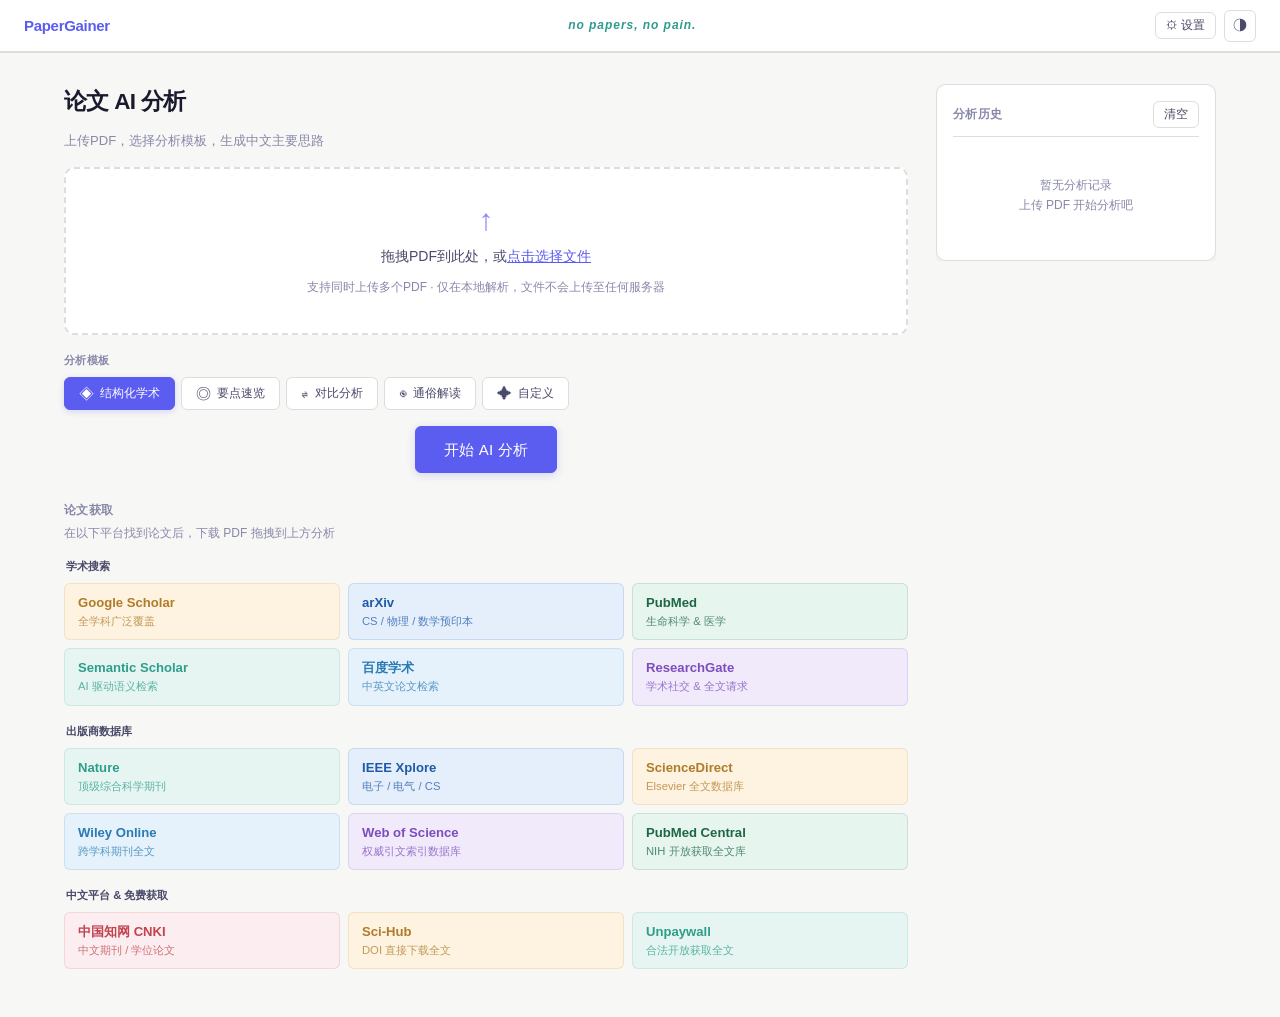
<file: index.html>
<!DOCTYPE html>
<html lang="zh-CN">
<head>
  <meta charset="UTF-8" />
  <meta name="viewport" content="width=device-width, initial-scale=1.0" />
  <title>PaperGainer — 学术论文 AI 分析</title>
  <meta name="description" content="上传PDF，AI生成中文主要思路分析" />
  <link rel="stylesheet" href="css/base.css" />
  <link rel="stylesheet" href="css/components.css" />
  <link rel="stylesheet" href="css/pages.css" />
</head>
<body>

  <nav class="pg-nav">
    <a href="index.html" class="pg-nav__brand">PaperGainer</a>
    <span class="pg-tagline">no papers, no pain.</span>
    <div class="pg-nav__actions">
      <a href="settings.html" class="btn btn--ghost btn--sm">⚙ 设置</a>
      <button class="theme-toggle" onclick="toggleTheme()" title="切换主题">◑</button>
    </div>
  </nav>

  <main class="pg-container">

    <div class="index-layout">

      <!-- 左栏：主内容 -->
      <div class="index-main">

        <!-- 主上传区 -->
        <section class="upload-hero">
          <h1 class="upload-hero__title">论文 AI 分析</h1>
          <p class="upload-hero__sub">上传PDF，选择分析模板，生成中文主要思路</p>

          <!-- 拖拽上传区 -->
          <div class="drop-zone" id="pg-drop-zone">
            <input type="file" id="pg-file-input" accept=".pdf" multiple class="upload-input" />
            <div class="drop-zone__inner">
              <div class="drop-zone__icon">↑</div>
              <div class="drop-zone__text">拖拽PDF到此处，或<label for="pg-file-input" class="drop-zone__browse">点击选择文件</label></div>
              <div class="drop-zone__hint">支持同时上传多个PDF · 仅在本地解析，文件不会上传至任何服务器</div>
            </div>
          </div>

          <!-- 已选文件列表 -->
          <div id="pg-file-list" class="file-list hidden"></div>

          <!-- 模板选择 -->
          <div class="template-section" id="pg-template-section">
            <div class="template-section__label">分析模板</div>
            <div class="template-tabs" id="pg-template-tabs">
              <!-- 由 JS 渲染 -->
            </div>
          </div>

          <!-- 分析按钮 -->
          <div class="analyze-actions">
            <button class="btn btn--primary btn--lg" id="pg-analyze-btn" disabled>
              开始 AI 分析
            </button>
          </div>
        </section>

        <!-- 论文获取导航 -->
        <section class="site-nav-section">
          <div class="site-nav__title">论文获取</div>
          <p class="site-nav__hint">在以下平台找到论文后，下载 PDF 拖拽到上方分析</p>
          <div class="site-nav-grid">

            <!-- 学术搜索引擎 -->
            <div class="site-nav-group">
              <div class="site-nav-group__label">学术搜索</div>
              <div class="site-nav-cards">
                <a href="https://scholar.google.com" target="_blank" class="site-card site-card--amber">
                  <span class="site-card__name">Google Scholar</span>
                  <span class="site-card__desc">全学科广泛覆盖</span>
                </a>
                <a href="https://arxiv.org" target="_blank" class="site-card site-card--blue">
                  <span class="site-card__name">arXiv</span>
                  <span class="site-card__desc">CS / 物理 / 数学预印本</span>
                </a>
                <a href="https://pubmed.ncbi.nlm.nih.gov" target="_blank" class="site-card site-card--green">
                  <span class="site-card__name">PubMed</span>
                  <span class="site-card__desc">生命科学 & 医学</span>
                </a>
                <a href="https://www.semanticscholar.org" target="_blank" class="site-card site-card--teal">
                  <span class="site-card__name">Semantic Scholar</span>
                  <span class="site-card__desc">AI 驱动语义检索</span>
                </a>
                <a href="https://xueshu.baidu.com" target="_blank" class="site-card site-card--sky">
                  <span class="site-card__name">百度学术</span>
                  <span class="site-card__desc">中英文论文检索</span>
                </a>
                <a href="https://www.researchgate.net" target="_blank" class="site-card site-card--violet">
                  <span class="site-card__name">ResearchGate</span>
                  <span class="site-card__desc">学术社交 & 全文请求</span>
                </a>
              </div>
            </div>

            <!-- 出版商数据库 -->
            <div class="site-nav-group">
              <div class="site-nav-group__label">出版商数据库</div>
              <div class="site-nav-cards">
                <a href="https://www.nature.com" target="_blank" class="site-card site-card--teal">
                  <span class="site-card__name">Nature</span>
                  <span class="site-card__desc">顶级综合科学期刊</span>
                </a>
                <a href="https://ieeexplore.ieee.org" target="_blank" class="site-card site-card--blue">
                  <span class="site-card__name">IEEE Xplore</span>
                  <span class="site-card__desc">电子 / 电气 / CS</span>
                </a>
                <a href="https://www.sciencedirect.com" target="_blank" class="site-card site-card--amber">
                  <span class="site-card__name">ScienceDirect</span>
                  <span class="site-card__desc">Elsevier 全文数据库</span>
                </a>
                <a href="https://onlinelibrary.wiley.com" target="_blank" class="site-card site-card--sky">
                  <span class="site-card__name">Wiley Online</span>
                  <span class="site-card__desc">跨学科期刊全文</span>
                </a>
                <a href="https://www.webofscience.com" target="_blank" class="site-card site-card--violet">
                  <span class="site-card__name">Web of Science</span>
                  <span class="site-card__desc">权威引文索引数据库</span>
                </a>
                <a href="https://www.ncbi.nlm.nih.gov/pmc/" target="_blank" class="site-card site-card--green">
                  <span class="site-card__name">PubMed Central</span>
                  <span class="site-card__desc">NIH 开放获取全文库</span>
                </a>
              </div>
            </div>

            <!-- 中文平台 & 免费获取 -->
            <div class="site-nav-group">
              <div class="site-nav-group__label">中文平台 & 免费获取</div>
              <div class="site-nav-cards">
                <a href="https://www.cnki.net" target="_blank" class="site-card site-card--rose">
                  <span class="site-card__name">中国知网 CNKI</span>
                  <span class="site-card__desc">中文期刊 / 学位论文</span>
                </a>
                <a href="https://sci-hub.se" target="_blank" class="site-card site-card--amber">
                  <span class="site-card__name">Sci-Hub</span>
                  <span class="site-card__desc">DOI 直接下载全文</span>
                </a>
                <a href="https://unpaywall.org" target="_blank" class="site-card site-card--teal">
                  <span class="site-card__name">Unpaywall</span>
                  <span class="site-card__desc">合法开放获取全文</span>
                </a>
              </div>
            </div>

          </div>
        </section>

      </div><!-- /index-main -->

      <!-- 右栏：历史记录 -->
      <aside class="index-sidebar">
        <section class="history-section" id="pg-history-section">
          <div class="history-header">
            <span class="history-title">分析历史</span>
            <button class="btn btn--ghost btn--sm" id="pg-clear-history">清空</button>
          </div>
          <div class="history-list" id="pg-history-list"></div>
        </section>
      </aside>

    </div><!-- /index-layout -->

  </main>

  <!-- 分析进度遮罩 -->
  <div class="analyze-overlay hidden" id="pg-overlay">
    <div class="analyze-overlay__card">
      <div class="pg-spinner"></div>
      <div class="analyze-overlay__msg" id="pg-overlay-msg">正在解析PDF...</div>
      <div class="analyze-overlay__file" id="pg-overlay-file"></div>
    </div>
  </div>

  <script src="js/config.js"></script>
  <script src="js/templates.js"></script>
  <script src="js/ai/minimax.js"></script>
  <script src="js/ai/modes.js"></script>
  <script src="js/ui/toast.js"></script>
  <script src="js/ui/detail.js"></script>
  <script src="js/main.js"></script>

</body>
</html>
</file>
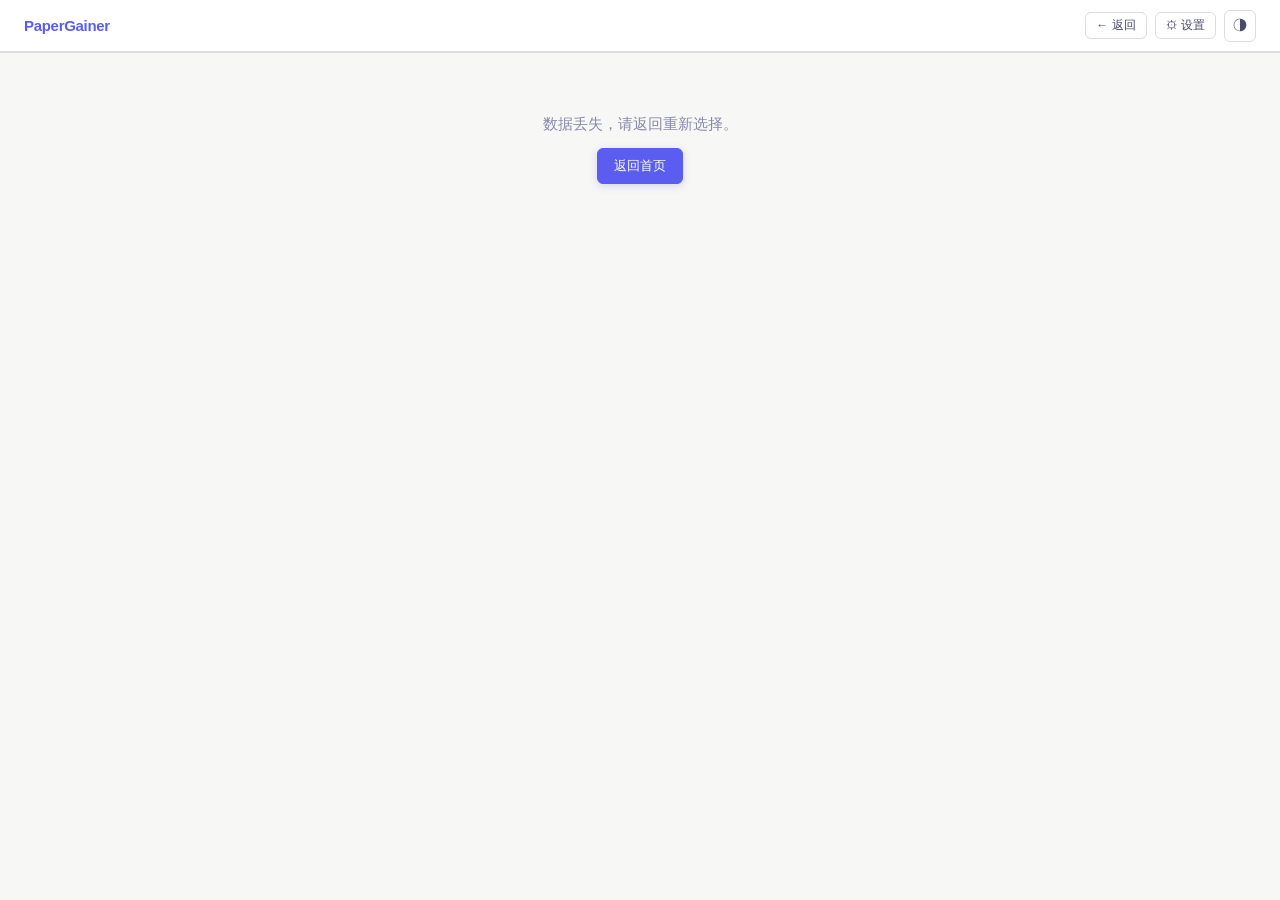
<file: paper.html>
<!DOCTYPE html>
<html lang="zh-CN">
<head>
  <meta charset="UTF-8" />
  <meta name="viewport" content="width=device-width, initial-scale=1.0" />
  <title>论文分析 — PaperGainer</title>
  <link rel="stylesheet" href="css/base.css" />
  <link rel="stylesheet" href="css/components.css" />
  <link rel="stylesheet" href="css/pages.css" />
</head>
<body>

  <nav class="pg-nav">
    <a href="index.html" class="pg-nav__brand">PaperGainer</a>
    <div class="pg-nav__actions">
      <a href="index.html" class="btn btn--ghost btn--sm">← 返回</a>
      <a href="settings.html" class="btn btn--ghost btn--sm">⚙ 设置</a>
      <button class="theme-toggle" onclick="toggleTheme()" title="切换主题">◑</button>
    </div>
  </nav>

  <main class="pg-container">
    <div id="pg-detail-container"></div>
  </main>

  <script src="js/config.js"></script>
  <script src="js/templates.js"></script>
  <script src="js/sources/arxiv.js"></script>
  <script src="js/sources/semantic.js"></script>
  <script src="js/sources/pubmed.js"></script>
  <script src="js/sources/index.js"></script>
  <script src="js/ai/minimax.js"></script>
  <script src="js/ai/modes.js"></script>
  <script src="js/ui/toast.js"></script>
  <script src="js/ui/search.js"></script>
  <script src="js/ui/card.js"></script>
  <script src="js/ui/detail.js"></script>
  <script src="js/main.js"></script>

</body>
</html>
</file>
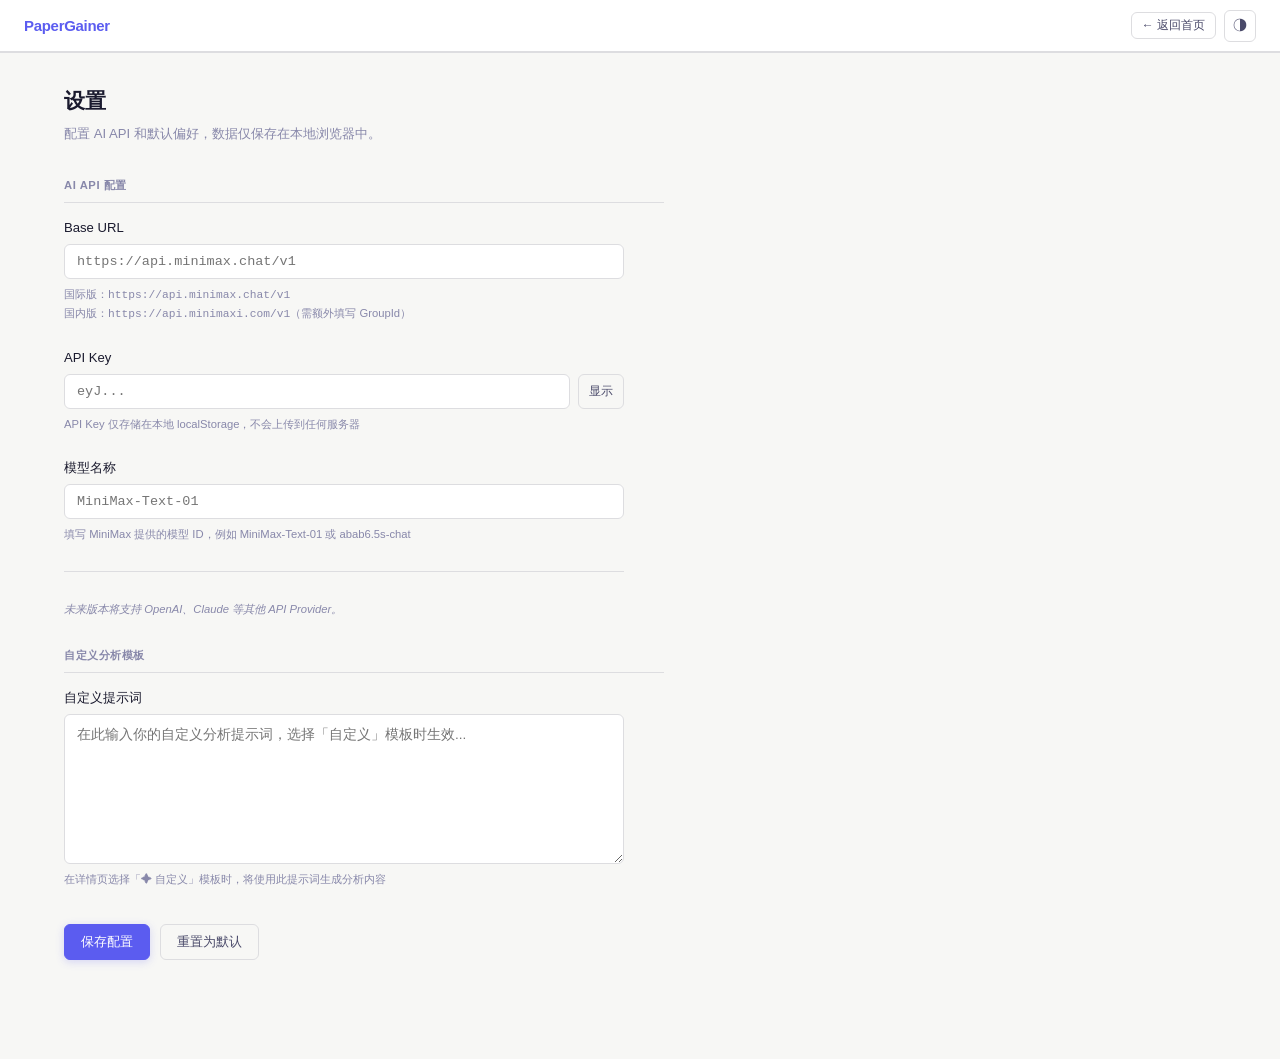
<file: settings.html>
<!DOCTYPE html>
<html lang="zh-CN">
<head>
  <meta charset="UTF-8" />
  <meta name="viewport" content="width=device-width, initial-scale=1.0" />
  <title>设置 — PaperGainer</title>
  <link rel="stylesheet" href="css/base.css" />
  <link rel="stylesheet" href="css/components.css" />
  <link rel="stylesheet" href="css/pages.css" />
</head>
<body>

  <!-- 顶部导航 -->
  <nav class="pg-nav">
    <a href="index.html" class="pg-nav__brand">PaperGainer</a>
    <div class="pg-nav__actions">
      <a href="index.html" class="btn btn--ghost btn--sm">← 返回首页</a>
      <button class="theme-toggle" onclick="toggleTheme()" title="切换主题">◑</button>
    </div>
  </nav>

  <main class="pg-container">
    <div class="settings-page">

      <h1 class="settings-page__title">设置</h1>
      <p class="settings-page__sub">配置 AI API 和默认偏好，数据仅保存在本地浏览器中。</p>

      <!-- AI API 配置 -->
      <section class="settings-section">
        <h2 class="settings-section__title">AI API 配置</h2>
        <div class="settings-form">

          <div class="form-group">
            <label class="form-label" for="pg-api-base-url">Base URL</label>
            <input
              type="url"
              id="pg-api-base-url"
              class="form-input"
              placeholder="https://api.minimax.chat/v1"
              autocomplete="off"
            />
            <span class="form-hint">
              国际版：<code>https://api.minimax.chat/v1</code><br/>
              国内版：<code>https://api.minimaxi.com/v1</code>（需额外填写 GroupId）
            </span>
          </div>

          <div class="form-group">
            <label class="form-label" for="pg-api-key">API Key</label>
            <div style="display:flex;gap:8px;">
              <input
                type="password"
                id="pg-api-key"
                class="form-input"
                style="flex:1"
                placeholder="eyJ..."
                autocomplete="off"
              />
              <button id="pg-toggle-key" class="btn btn--ghost btn--sm" style="flex-shrink:0;">显示</button>
            </div>
            <span class="form-hint">API Key 仅存储在本地 localStorage，不会上传到任何服务器</span>
          </div>

          <div class="form-group" style="display:none">
            <!-- GroupId 字段已废弃：minimaxi.com OpenAI兼容接口不需要GroupId -->
            <input type="hidden" id="pg-api-group-id" />
          </div>

          <div class="form-group">
            <label class="form-label" for="pg-api-model">模型名称</label>
            <input
              type="text"
              id="pg-api-model"
              class="form-input"
              placeholder="MiniMax-Text-01"
              autocomplete="off"
            />
            <span class="form-hint">填写 MiniMax 提供的模型 ID，例如 MiniMax-Text-01 或 abab6.5s-chat</span>
          </div>

          <hr class="form-divider" />

          <!-- 预留扩展：未来可添加其他 Provider -->
          <p class="form-hint" style="font-style:italic;">
            未来版本将支持 OpenAI、Claude 等其他 API Provider。
          </p>

        </div>
      </section>

      <!-- 自定义提示词模板 -->
      <section class="settings-section">
        <h2 class="settings-section__title">自定义分析模板</h2>
        <div class="settings-form">
          <div class="form-group">
            <label class="form-label" for="pg-custom-prompt">自定义提示词</label>
            <textarea
              id="pg-custom-prompt"
              class="form-input"
              rows="6"
              style="resize:vertical;font-family:inherit;line-height:1.6;"
              placeholder="在此输入你的自定义分析提示词，选择「自定义」模板时生效..."
            ></textarea>
            <span class="form-hint">在详情页选择「✦ 自定义」模板时，将使用此提示词生成分析内容</span>
          </div>
        </div>
      </section>

      <!-- 操作按钮 -->
      <div class="form-actions">
        <button id="pg-settings-save" class="btn btn--primary">保存配置</button>
        <button id="pg-settings-reset" class="btn btn--ghost">重置为默认</button>
      </div>

    </div>
  </main>

  <!-- JS -->
  <script src="js/config.js"></script>
  <script src="js/templates.js"></script>
  <script src="js/sources/arxiv.js"></script>
  <script src="js/sources/semantic.js"></script>
  <script src="js/sources/pubmed.js"></script>
  <script src="js/sources/index.js"></script>
  <script src="js/ai/minimax.js"></script>
  <script src="js/ai/modes.js"></script>
  <script src="js/ui/toast.js"></script>
  <script src="js/ui/search.js"></script>
  <script src="js/ui/card.js"></script>
  <script src="js/ui/detail.js"></script>
  <script src="js/main.js"></script>

</body>
</html>
</file>
<file: css/base.css>
/**
 * PaperGainer - 基础样式与CSS变量
 * 低饱和度彩色双主题系统
 */

/* ===== CSS 变量：亮色主题（默认）===== */
:root {
  /* 背景层次：米白 → 浅灰蓝 → 白卡片 */
  --bg: #f7f7f5;
  --bg-secondary: #eeeef0;
  --bg-card: #ffffff;
  --bg-hover: #e8e8ec;
  --border: #dddde0;
  --border-focus: #8b8cf8;

  --text: #1a1a2e;
  --text-secondary: #4a4a6a;
  --text-muted: #8888aa;

  /* 主色：低饱和靛蓝紫 */
  --accent: #5b5cf0;
  --accent-hover: #4a4bdc;
  --accent-fg: #ffffff;
  --accent-light: #eeeeff;
  --accent-mid: #c7c7fb;

  /* 语义色调色板 */
  --color-teal: #2d9e8a;
  --color-teal-bg: #e6f5f2;
  --color-amber: #b07b2a;
  --color-amber-bg: #fdf3e0;
  --color-rose: #c0434f;
  --color-rose-bg: #fceef0;
  --color-violet: #7c4dbd;
  --color-violet-bg: #f0eafb;
  --color-sky: #2a7ab5;
  --color-sky-bg: #e5f2fb;
  --color-green: #2e7d55;
  --color-green-bg: #e6f5ee;

  /* 来源徽章 */
  --badge-arxiv-bg: #e5effc;
  --badge-arxiv-fg: #1f5aa8;
  --badge-semantic-bg: #e6f5ee;
  --badge-semantic-fg: #1f6644;
  --badge-pubmed-bg: #fdf3e0;
  --badge-pubmed-fg: #8a5a10;
  --badge-year-bg: #eeeef0;
  --badge-year-fg: #555570;
  --badge-citation-bg: #f0eafb;
  --badge-citation-fg: #6b3aaa;

  /* 分析模式徽章 */
  --mode-a-bg: #e5effc;
  --mode-a-fg: #1f5aa8;
  --mode-b-bg: #e6f5ee;
  --mode-b-fg: #1f6644;
  --mode-c-bg: #fdf3e0;
  --mode-c-fg: #8a5a10;

  /* 分析结果：各节标题轮换色 */
  --heading-color-1: #5b5cf0;
  --heading-color-2: #2d9e8a;
  --heading-color-3: #b07b2a;
  --heading-color-4: #2a7ab5;
  --heading-color-5: #c0434f;

  --shadow-sm: 0 1px 3px rgba(91,92,240,0.06);
  --shadow-md: 0 4px 16px rgba(91,92,240,0.10);
  --shadow-card: 0 2px 8px rgba(26,26,46,0.06);
  --radius: 10px;
  --radius-sm: 6px;

  --transition: 0.18s ease;
}

/* ===== 暗色主题 ===== */
[data-theme="dark"] {
  --bg: #13131f;
  --bg-secondary: #1c1c2e;
  --bg-card: #1e1e30;
  --bg-hover: #28283e;
  --border: #30304a;
  --border-focus: #8b8cf8;

  --text: #e8e8f5;
  --text-secondary: #a0a0c0;
  --text-muted: #606080;

  --accent: #7b7cf5;
  --accent-hover: #9394f8;
  --accent-fg: #13131f;
  --accent-light: #1f1f40;
  --accent-mid: #3d3d70;

  --color-teal: #4dbfa6;
  --color-teal-bg: #112820;
  --color-amber: #d4a040;
  --color-amber-bg: #1f1600;
  --color-rose: #e06070;
  --color-rose-bg: #280e12;
  --color-violet: #b080e0;
  --color-violet-bg: #1e1030;
  --color-sky: #5aa8df;
  --color-sky-bg: #0e1e30;
  --color-green: #5bbb88;
  --color-green-bg: #0e2018;

  --badge-arxiv-bg: #152540;
  --badge-arxiv-fg: #7aaeee;
  --badge-semantic-bg: #102818;
  --badge-semantic-fg: #6ecf9e;
  --badge-pubmed-bg: #1e1200;
  --badge-pubmed-fg: #d4a040;
  --badge-year-bg: #28283e;
  --badge-year-fg: #a0a0c0;
  --badge-citation-bg: #1e1030;
  --badge-citation-fg: #c090e8;

  --mode-a-bg: #152540;
  --mode-a-fg: #7aaeee;
  --mode-b-bg: #102818;
  --mode-b-fg: #6ecf9e;
  --mode-c-bg: #1e1200;
  --mode-c-fg: #d4a040;

  --heading-color-1: #7b7cf5;
  --heading-color-2: #4dbfa6;
  --heading-color-3: #d4a040;
  --heading-color-4: #5aa8df;
  --heading-color-5: #e06070;

  --shadow-sm: 0 1px 3px rgba(0,0,0,0.25);
  --shadow-md: 0 4px 16px rgba(0,0,0,0.35);
  --shadow-card: 0 2px 8px rgba(0,0,0,0.3);
}

/* ===== 重置与基础 ===== */
*, *::before, *::after {
  box-sizing: border-box;
  margin: 0;
  padding: 0;
}

html {
  font-size: 15px;
  -webkit-font-smoothing: antialiased;
}

body {
  font-family: -apple-system, BlinkMacSystemFont, 'Segoe UI', 'PingFang SC', 'Microsoft YaHei', sans-serif;
  background: var(--bg);
  color: var(--text);
  line-height: 1.6;
  min-height: 100vh;
  transition: background var(--transition), color var(--transition);
}

a {
  color: var(--accent);
  text-decoration: none;
}

a:hover {
  text-decoration: underline;
}

/* ===== 按钮 ===== */
.btn {
  display: inline-flex;
  align-items: center;
  gap: 6px;
  padding: 8px 16px;
  border: 1.5px solid transparent;
  border-radius: var(--radius-sm);
  font-size: 0.875rem;
  font-weight: 500;
  cursor: pointer;
  transition: all var(--transition);
  text-decoration: none;
  line-height: 1.4;
  white-space: nowrap;
}

.btn--primary {
  background: var(--accent);
  color: var(--accent-fg);
  border-color: var(--accent);
  box-shadow: 0 2px 8px rgba(91,92,240,0.22);
}

.btn--primary:hover {
  background: var(--accent-hover);
  border-color: var(--accent-hover);
  box-shadow: 0 4px 14px rgba(91,92,240,0.32);
  text-decoration: none;
}

.btn--ghost {
  background: transparent;
  color: var(--text-secondary);
  border-color: var(--border);
}

.btn--ghost:hover {
  background: var(--bg-hover);
  color: var(--text);
  border-color: var(--border-focus);
  text-decoration: none;
}

.btn--sm { padding: 4px 10px; font-size: 0.8rem; }
.btn--lg { padding: 12px 28px; font-size: 1rem; letter-spacing: 0.01em; }
.btn--full { width: 100%; justify-content: center; }

/* ===== 徽章 ===== */
.badge {
  display: inline-flex;
  align-items: center;
  padding: 2px 8px;
  border-radius: 100px;
  font-size: 0.75rem;
  font-weight: 500;
  letter-spacing: 0.01em;
}

.badge--source { }
.badge--arxiv { background: var(--badge-arxiv-bg); color: var(--badge-arxiv-fg); }
.badge--semantic { background: var(--badge-semantic-bg); color: var(--badge-semantic-fg); }
.badge--pubmed { background: var(--badge-pubmed-bg); color: var(--badge-pubmed-fg); }
.badge--year { background: var(--badge-year-bg); color: var(--badge-year-fg); }
.badge--citation { background: var(--badge-citation-bg); color: var(--badge-citation-fg); }

/* ===== 模式徽章 ===== */
.mode-badge {
  display: inline-flex;
  align-items: center;
  padding: 2px 10px;
  border-radius: 100px;
  font-size: 0.75rem;
  font-weight: 500;
}

.mode--a { background: var(--mode-a-bg); color: var(--mode-a-fg); }
.mode--b { background: var(--mode-b-bg); color: var(--mode-b-fg); }
.mode--c { background: var(--mode-c-bg); color: var(--mode-c-fg); }

/* ===== Toast ===== */
#pg-toast-container {
  position: fixed;
  bottom: 24px;
  left: 50%;
  transform: translateX(-50%);
  z-index: 9999;
  pointer-events: none;
}

.pg-toast {
  display: flex;
  align-items: center;
  gap: 8px;
  padding: 10px 18px;
  border-radius: var(--radius);
  background: #2a2a40;
  color: #e8e8f5;
  font-size: 0.875rem;
  box-shadow: var(--shadow-md);
  opacity: 0;
  transform: translateY(8px);
  transition: opacity 0.25s, transform 0.25s;
  pointer-events: auto;
  min-width: 180px;
}

.pg-toast--visible {
  opacity: 1;
  transform: translateY(0);
}

.pg-toast--error { background: #9a2535; color: #fff; }
.pg-toast--success { background: #1d6644; color: #fff; }

/* ===== 加载动画 ===== */
.pg-spin {
  display: inline-block;
  animation: spin 1s linear infinite;
}

@keyframes spin {
  to { transform: rotate(360deg); }
}

.pg-spinner {
  width: 28px;
  height: 28px;
  border: 3px solid var(--accent-mid);
  border-top-color: var(--accent);
  border-radius: 50%;
  animation: spin 0.8s linear infinite;
  margin: 0 auto 12px;
}

/* ===== 空状态 ===== */
.empty-state {
  display: flex;
  flex-direction: column;
  align-items: center;
  gap: 12px;
  padding: 60px 20px;
  color: var(--text-muted);
  text-align: center;
}

.empty-state__icon {
  font-size: 2rem;
  opacity: 0.4;
}

/* ===== 工具类 ===== */
.hidden { display: none !important; }
</file>
<file: css/components.css>
/**
 * PaperGainer - 组件样式
 * 搜索栏、卡片、详情页侧边栏等组件
 */

/* ===== 顶部导航 ===== */
.pg-nav {
  position: sticky;
  top: 0;
  z-index: 100;
  background: var(--bg-card);
  border-bottom: 1px solid var(--border);
  padding: 0 24px;
  height: 52px;
  display: flex;
  align-items: center;
  justify-content: space-between;
  backdrop-filter: blur(8px);
  box-shadow: 0 1px 0 var(--border);
}

.pg-nav__brand {
  font-size: 1rem;
  font-weight: 700;
  letter-spacing: -0.02em;
  color: var(--accent);
  text-decoration: none;
}

.pg-nav__brand:hover { text-decoration: none; opacity: 0.85; }

.pg-nav__actions {
  display: flex;
  align-items: center;
  gap: 8px;
}

/* 主题切换按钮 */
.theme-toggle {
  width: 32px;
  height: 32px;
  display: flex;
  align-items: center;
  justify-content: center;
  border: 1px solid var(--border);
  border-radius: var(--radius-sm);
  background: transparent;
  color: var(--text-secondary);
  cursor: pointer;
  font-size: 0.9rem;
  transition: all var(--transition);
}

.theme-toggle:hover {
  background: var(--accent-light);
  border-color: var(--accent-mid);
  color: var(--accent);
}

/* ===== 搜索栏 ===== */
.search-bar {
  display: flex;
  flex-direction: column;
  gap: 12px;
}

.search-input-wrap {
  display: flex;
  gap: 8px;
}

.search-input {
  flex: 1;
  padding: 10px 14px;
  border: 1.5px solid var(--border);
  border-radius: var(--radius-sm);
  font-size: 0.9375rem;
  background: var(--bg-card);
  color: var(--text);
  outline: none;
  transition: border-color var(--transition), box-shadow var(--transition);
}

.search-input:focus {
  border-color: var(--border-focus);
  box-shadow: 0 0 0 3px rgba(139,140,248,0.15);
}

.search-input::placeholder {
  color: var(--text-muted);
}

.search-btn {
  flex-shrink: 0;
}

/* 筛选栏 */
.search-filters {
  display: flex;
  flex-wrap: wrap;
  gap: 16px;
  align-items: flex-start;
}

.filter-group {
  display: flex;
  flex-direction: column;
  gap: 6px;
}

.filter-label {
  font-size: 0.75rem;
  color: var(--text-muted);
  font-weight: 500;
  letter-spacing: 0.04em;
  text-transform: uppercase;
}

.filter-tabs {
  display: flex;
  gap: 4px;
  flex-wrap: wrap;
}

.filter-tab {
  padding: 4px 12px;
  border: 1px solid var(--border);
  border-radius: 100px;
  font-size: 0.8125rem;
  cursor: pointer;
  background: var(--bg-card);
  color: var(--text-secondary);
  transition: all var(--transition);
  white-space: nowrap;
}

.filter-tab:hover {
  background: var(--accent-light);
  border-color: var(--accent-mid);
  color: var(--accent);
}

.filter-tab.active {
  background: var(--accent);
  color: var(--accent-fg);
  border-color: var(--accent);
}

.filter-select {
  padding: 4px 10px;
  border: 1px solid var(--border);
  border-radius: var(--radius-sm);
  font-size: 0.8125rem;
  background: var(--bg-card);
  color: var(--text);
  cursor: pointer;
  outline: none;
  min-width: 120px;
  transition: border-color var(--transition);
}

.filter-select:focus {
  border-color: var(--border-focus);
}

/* ===== 论文卡片 ===== */
.paper-grid {
  display: grid;
  grid-template-columns: repeat(auto-fill, minmax(340px, 1fr));
  gap: 16px;
}

.paper-card {
  background: var(--bg-card);
  border: 1px solid var(--border);
  border-radius: var(--radius);
  padding: 18px 20px;
  cursor: pointer;
  transition: box-shadow var(--transition), transform var(--transition), border-color var(--transition);
  display: flex;
  flex-direction: column;
  gap: 8px;
  box-shadow: var(--shadow-card);
}

.paper-card:hover {
  box-shadow: var(--shadow-md);
  border-color: var(--accent-mid);
  transform: translateY(-2px);
}

.paper-card__header {
  display: flex;
  align-items: center;
  gap: 6px;
  flex-wrap: wrap;
}

.paper-card__title {
  font-size: 0.9375rem;
  font-weight: 600;
  line-height: 1.4;
  color: var(--text);
  display: -webkit-box;
  -webkit-line-clamp: 3;
  -webkit-box-orient: vertical;
  overflow: hidden;
}

.paper-card__authors {
  font-size: 0.8125rem;
  color: var(--text-secondary);
  white-space: nowrap;
  overflow: hidden;
  text-overflow: ellipsis;
}

.paper-card__abstract {
  font-size: 0.8125rem;
  color: var(--text-muted);
  line-height: 1.5;
  flex: 1;
}

.paper-card__footer {
  display: flex;
  justify-content: space-between;
  align-items: center;
  margin-top: 4px;
  padding-top: 10px;
  border-top: 1px solid var(--border);
  font-size: 0.8125rem;
}

.card-link {
  color: var(--accent);
  font-weight: 500;
}

.card-link:hover { color: var(--accent-hover); }

.card-detail-hint {
  color: var(--text-muted);
  font-size: 0.75rem;
}

/* ===== 分页 ===== */
.pagination {
  display: flex;
  align-items: center;
  gap: 4px;
  flex-wrap: wrap;
}

.page-btn {
  padding: 6px 12px;
  border: 1px solid var(--border);
  border-radius: var(--radius-sm);
  background: var(--bg-card);
  color: var(--text-secondary);
  font-size: 0.8125rem;
  cursor: pointer;
  transition: all var(--transition);
}

.page-btn:hover:not([disabled]) {
  background: var(--accent-light);
  border-color: var(--accent-mid);
  color: var(--accent);
}

.page-btn.active {
  background: var(--accent);
  color: var(--accent-fg);
  border-color: var(--accent);
}

.page-btn[disabled] {
  opacity: 0.4;
  cursor: default;
}

.page-info {
  margin-left: 8px;
  font-size: 0.8125rem;
  color: var(--text-muted);
}

/* ===== 详情页：侧边栏 ===== */
.sidebar-section {
  padding: 16px 0;
  border-bottom: 1px solid var(--border);
  display: flex;
  flex-direction: column;
  gap: 10px;
}

.sidebar-section:first-child { padding-top: 0; }
.sidebar-section:last-child { border-bottom: none; }

.sidebar-title {
  font-size: 0.8125rem;
  font-weight: 600;
  color: var(--text-muted);
  text-transform: uppercase;
  letter-spacing: 0.04em;
}

.sidebar-note { font-size: 0.8125rem; color: var(--text-muted); }
.sidebar-doi { font-size: 0.75rem; color: var(--text-muted); word-break: break-all; }

/* 资源链接 */
.resource-link {
  display: flex;
  align-items: flex-start;
  gap: 10px;
  padding: 10px;
  border: 1px solid var(--border);
  border-radius: var(--radius-sm);
  text-decoration: none;
  color: var(--text);
  transition: all var(--transition);
}

.resource-link:hover {
  background: var(--accent-light);
  border-color: var(--accent-mid);
  text-decoration: none;
}

.resource-icon { font-size: 1rem; flex-shrink: 0; margin-top: 1px; }
.resource-label { font-size: 0.875rem; font-weight: 500; }
.resource-desc { font-size: 0.75rem; color: var(--text-muted); margin-top: 2px; }

/* 模式切换组 */
.mode-switch-group {
  display: grid;
  grid-template-columns: 1fr 1fr 1fr;
  gap: 6px;
}

.mode-switch-btn {
  padding: 8px 4px;
  border: 1px solid var(--border);
  border-radius: var(--radius-sm);
  background: var(--bg-card);
  color: var(--text-secondary);
  font-size: 0.75rem;
  cursor: pointer;
  text-align: center;
  transition: all var(--transition);
  line-height: 1.4;
}

.mode-switch-btn:hover {
  background: var(--accent-light);
  border-color: var(--accent-mid);
  color: var(--accent);
}

.mode-switch-btn.active {
  background: var(--accent);
  color: var(--accent-fg);
  border-color: var(--accent);
}

/* ===== 设置页面 ===== */
.settings-form {
  display: flex;
  flex-direction: column;
  gap: 24px;
  max-width: 560px;
}

.form-group {
  display: flex;
  flex-direction: column;
  gap: 6px;
}

.form-label {
  font-size: 0.875rem;
  font-weight: 500;
  color: var(--text);
}

.form-hint {
  font-size: 0.75rem;
  color: var(--text-muted);
}

.form-input {
  padding: 9px 12px;
  border: 1.5px solid var(--border);
  border-radius: var(--radius-sm);
  font-size: 0.9rem;
  background: var(--bg-card);
  color: var(--text);
  outline: none;
  transition: border-color var(--transition), box-shadow var(--transition);
  font-family: 'SF Mono', 'Fira Code', monospace;
}

.form-input:focus {
  border-color: var(--border-focus);
  box-shadow: 0 0 0 3px rgba(139,140,248,0.15);
}

.form-divider {
  border: none;
  border-top: 1px solid var(--border);
  margin: 4px 0;
}

.form-actions {
  display: flex;
  gap: 10px;
  padding-top: 8px;
}

/* ===== 上传区域 ===== */
.upload-area {
  display: flex;
  flex-direction: column;
  gap: 10px;
  padding: 12px 0;
}

.upload-label {
  display: block;
  cursor: pointer;
}

.upload-input {
  display: none;
}

.upload-placeholder {
  display: flex;
  flex-direction: column;
  align-items: center;
  gap: 8px;
  padding: 24px;
  border: 2px dashed var(--border);
  border-radius: var(--radius);
  color: var(--text-muted);
  font-size: 0.875rem;
  transition: border-color var(--transition), background var(--transition);
}

.upload-placeholder:hover {
  border-color: var(--accent-mid);
  background: var(--accent-light);
}

.upload-icon {
  font-size: 1.5rem;
}
</file>
<file: css/pages.css>
/**
 * PaperGainer - 页面布局样式（彩色主题版）
 * index.html / paper.html / settings.html
 */

/* ===== 顶部标语（nav 内居中彩色） ===== */
.pg-tagline {
  flex: 1;
  text-align: center;
  font-size: 0.8rem;
  font-style: italic;
  letter-spacing: 0.08em;
  font-weight: 600;
  background: linear-gradient(90deg, var(--accent) 0%, var(--color-teal) 50%, var(--color-sky) 100%);
  -webkit-background-clip: text;
  -webkit-text-fill-color: transparent;
  background-clip: text;
  pointer-events: none;
  user-select: none;
}

/* ===== 通用页面容器 ===== */
.pg-container {
  max-width: 1200px;
  margin: 0 auto;
  padding: 0 24px 48px;
}

/* ===== 首页两栏布局 ===== */
.index-layout {
  display: grid;
  grid-template-columns: 1fr 280px;
  gap: 28px;
  align-items: start;
  padding-top: 32px;
}

.index-main {
  display: flex;
  flex-direction: column;
  gap: 28px;
  min-width: 0;
}

/* 右侧历史记录侧边栏 */
.index-sidebar {
  position: sticky;
  top: 68px;
  max-height: calc(100vh - 88px);
  overflow-y: auto;
  scrollbar-width: thin;
  scrollbar-color: var(--border) transparent;
}

.index-sidebar::-webkit-scrollbar {
  width: 4px;
}
.index-sidebar::-webkit-scrollbar-track { background: transparent; }
.index-sidebar::-webkit-scrollbar-thumb {
  background: var(--border);
  border-radius: 2px;
}

@media (max-width: 900px) {
  .index-layout {
    grid-template-columns: 1fr;
  }
  .index-sidebar {
    position: static;
    max-height: none;
    order: -1;
  }
}

/* ===== 首页：上传主区 ===== */
.upload-hero {
  padding: 0;
  display: flex;
  flex-direction: column;
  gap: 16px;
}

.upload-hero__title {
  font-size: 1.5rem;
  font-weight: 700;
  letter-spacing: -0.03em;
  color: var(--text);
}

.upload-hero__sub {
  font-size: 0.875rem;
  color: var(--text-muted);
  margin-top: -6px;
}

/* 拖拽区 */
.drop-zone {
  width: 100%;
  border: 2px dashed var(--border);
  border-radius: var(--radius);
  padding: 36px 24px;
  text-align: center;
  cursor: pointer;
  transition: border-color var(--transition), background var(--transition);
  background: var(--bg-card);
}

.drop-zone:hover,
.drop-zone.dragging {
  border-color: var(--accent);
  background: var(--accent-light);
}

.drop-zone__inner {
  display: flex;
  flex-direction: column;
  align-items: center;
  gap: 10px;
  pointer-events: none;
}

.drop-zone__icon {
  font-size: 2rem;
  color: var(--accent);
  line-height: 1;
  opacity: 0.7;
}

.drop-zone__text {
  font-size: 0.9375rem;
  color: var(--text-secondary);
}

.drop-zone__browse {
  color: var(--accent);
  cursor: pointer;
  text-decoration: underline;
  pointer-events: auto;
}

.drop-zone__hint {
  font-size: 0.8rem;
  color: var(--text-muted);
}

/* 文件列表 */
.file-list {
  width: 100%;
  display: flex;
  flex-direction: column;
  gap: 6px;
}

.file-item {
  display: flex;
  align-items: center;
  gap: 10px;
  padding: 8px 12px;
  background: var(--color-teal-bg);
  border: 1px solid rgba(45,158,138,0.2);
  border-radius: var(--radius-sm);
  font-size: 0.875rem;
}

.file-item__icon { flex-shrink: 0; }
.file-item__name { flex: 1; overflow: hidden; text-overflow: ellipsis; white-space: nowrap; }
.file-item__size { color: var(--text-muted); flex-shrink: 0; }
.file-item__remove { flex-shrink: 0; }

/* 模板选择 */
.template-section {
  width: 100%;
}

.template-section__label {
  font-size: 0.75rem;
  color: var(--text-muted);
  font-weight: 600;
  text-transform: uppercase;
  letter-spacing: 0.04em;
  margin-bottom: 8px;
}

.template-tabs {
  display: flex;
  gap: 6px;
  flex-wrap: wrap;
}

/* 模板标签（首页和详情页共用） */
.tpl-tab {
  display: flex;
  align-items: center;
  gap: 6px;
  padding: 7px 14px;
  border: 1.5px solid var(--border);
  border-radius: var(--radius-sm);
  background: var(--bg-card);
  color: var(--text-secondary);
  font-size: 0.8125rem;
  cursor: pointer;
  transition: all var(--transition);
  white-space: nowrap;
}

.tpl-tab:hover {
  background: var(--accent-light);
  border-color: var(--accent-mid);
  color: var(--accent);
}

.tpl-tab.active {
  background: var(--accent);
  color: var(--accent-fg);
  border-color: var(--accent);
  box-shadow: 0 2px 6px rgba(91,92,240,0.2);
}

.tpl-tab__icon { font-size: 1rem; line-height: 1; }
.tpl-tab__name { font-weight: 500; }

/* 分析按钮区 */
.analyze-actions {
  width: 100%;
  display: flex;
  justify-content: center;
}

/* ===== 论文获取导航 ===== */
.site-nav-section {
  /* 在两栏布局中由 index-main 控制宽度，不再需要 max-width 居中 */
}

.site-nav__title {
  font-size: 0.8rem;
  font-weight: 600;
  color: var(--text-muted);
  text-transform: uppercase;
  letter-spacing: 0.04em;
  margin-bottom: 4px;
}

.site-nav__hint {
  font-size: 0.8rem;
  color: var(--text-muted);
  margin-bottom: 14px;
}

.site-nav-grid {
  display: flex;
  flex-direction: column;
  gap: 16px;
}

.site-nav-group__label {
  font-size: 0.75rem;
  font-weight: 600;
  color: var(--text-secondary);
  margin-bottom: 8px;
  padding-left: 2px;
}

.site-nav-cards {
  display: grid;
  grid-template-columns: repeat(3, 1fr);
  gap: 8px;
}

/* 站点卡片基础 */
.site-card {
  display: flex;
  flex-direction: column;
  gap: 3px;
  padding: 10px 13px;
  border-radius: var(--radius-sm);
  border: 1px solid transparent;
  text-decoration: none;
  transition: transform var(--transition), box-shadow var(--transition), border-color var(--transition);
  cursor: pointer;
}

.site-card:hover {
  transform: translateY(-2px);
  box-shadow: var(--shadow-sm);
  text-decoration: none;
}

.site-card__name {
  font-size: 0.875rem;
  font-weight: 600;
  line-height: 1.3;
}

.site-card__desc {
  font-size: 0.75rem;
  line-height: 1.35;
  opacity: 0.75;
}

/* 颜色变体 */
.site-card--blue {
  background: var(--badge-arxiv-bg);
  color: var(--badge-arxiv-fg);
  border-color: rgba(31,90,168,0.15);
}
.site-card--blue:hover { border-color: rgba(31,90,168,0.35); }

.site-card--teal {
  background: var(--color-teal-bg);
  color: var(--color-teal);
  border-color: rgba(45,158,138,0.15);
}
.site-card--teal:hover { border-color: rgba(45,158,138,0.35); }

.site-card--green {
  background: var(--badge-semantic-bg);
  color: var(--badge-semantic-fg);
  border-color: rgba(31,102,68,0.15);
}
.site-card--green:hover { border-color: rgba(31,102,68,0.35); }

.site-card--amber {
  background: var(--color-amber-bg);
  color: var(--color-amber);
  border-color: rgba(176,123,42,0.15);
}
.site-card--amber:hover { border-color: rgba(176,123,42,0.35); }

.site-card--violet {
  background: var(--color-violet-bg);
  color: var(--color-violet);
  border-color: rgba(124,77,189,0.15);
}
.site-card--violet:hover { border-color: rgba(124,77,189,0.35); }

.site-card--sky {
  background: var(--color-sky-bg);
  color: var(--color-sky);
  border-color: rgba(42,122,181,0.15);
}
.site-card--sky:hover { border-color: rgba(42,122,181,0.35); }

.site-card--rose {
  background: var(--color-rose-bg);
  color: var(--color-rose);
  border-color: rgba(192,67,79,0.15);
}
.site-card--rose:hover { border-color: rgba(192,67,79,0.35); }

@media (max-width: 600px) {
  .site-nav-cards { grid-template-columns: repeat(2, 1fr); }
}

/* ===== 历史记录 ===== */
.history-section {
  background: var(--bg-card);
  border: 1px solid var(--border);
  border-radius: var(--radius);
  padding: 16px;
  box-shadow: var(--shadow-card);
}

.history-header {
  display: flex;
  align-items: center;
  justify-content: space-between;
  margin-bottom: 10px;
  padding-bottom: 8px;
  border-bottom: 1px solid var(--border);
}

.history-title {
  font-size: 0.8rem;
  font-weight: 600;
  color: var(--text-muted);
  text-transform: uppercase;
  letter-spacing: 0.04em;
}

.history-empty {
  padding: 28px 12px;
  text-align: center;
  font-size: 0.8rem;
  line-height: 1.7;
  color: var(--text-muted);
}

.history-list {
  display: flex;
  flex-direction: column;
  gap: 6px;
}

/* 侧边栏中卡片改为纵向堆叠布局 */
.history-item {
  display: flex;
  flex-direction: column;
  gap: 6px;
  padding: 10px 12px;
  background: var(--bg-card);
  border: 1px solid var(--border);
  border-radius: var(--radius-sm);
  transition: border-color var(--transition), box-shadow var(--transition);
  box-shadow: var(--shadow-card);
}

.history-item:hover {
  border-color: var(--accent-mid);
  box-shadow: var(--shadow-sm);
}

.history-item__info {
  display: flex;
  flex-direction: column;
  gap: 2px;
  min-width: 0;
}

.history-item__name {
  font-size: 0.8125rem;
  font-weight: 500;
  overflow: hidden;
  text-overflow: ellipsis;
  white-space: nowrap;
}

.history-item__date {
  font-size: 0.75rem;
  color: var(--text-muted);
}

.history-item__actions {
  display: flex;
  align-items: center;
  gap: 6px;
  flex-shrink: 0;
}

/* ===== 分析遮罩 ===== */
.analyze-overlay {
  position: fixed;
  inset: 0;
  background: rgba(26,26,46,0.55);
  display: flex;
  align-items: center;
  justify-content: center;
  z-index: 1000;
  backdrop-filter: blur(4px);
}

.analyze-overlay__card {
  background: var(--bg-card);
  border: 1px solid var(--border);
  border-radius: var(--radius);
  padding: 32px 40px;
  display: flex;
  flex-direction: column;
  align-items: center;
  gap: 12px;
  min-width: 260px;
  box-shadow: var(--shadow-md);
}

.analyze-overlay__msg {
  font-size: 0.9375rem;
  color: var(--text);
  font-weight: 500;
}

.analyze-overlay__file {
  font-size: 0.8125rem;
  color: var(--text-muted);
  max-width: 240px;
  text-align: center;
  overflow: hidden;
  text-overflow: ellipsis;
  white-space: nowrap;
}

/* ===== 详情页布局 ===== */
.detail-page {
  padding: 24px 0 48px;
}

.detail-header {
  margin-bottom: 24px;
  max-width: 800px;
}

.detail-header__meta {
  display: flex;
  align-items: center;
  gap: 6px;
  flex-wrap: wrap;
  margin-bottom: 10px;
}

.detail-title {
  font-size: 1.375rem;
  font-weight: 700;
  letter-spacing: -0.02em;
  line-height: 1.35;
  color: var(--text);
  margin-bottom: 6px;
}

.detail-authors {
  font-size: 0.875rem;
  color: var(--text-secondary);
}

.detail-abstract {
  margin-top: 12px;
  border: 1px solid var(--border);
  border-radius: var(--radius-sm);
  background: var(--bg-card);
}

.detail-abstract summary {
  padding: 8px 14px;
  font-size: 0.8125rem;
  color: var(--text-secondary);
  cursor: pointer;
  list-style: none;
}

.detail-abstract summary::-webkit-details-marker { display: none; }
.detail-abstract summary::before { content: '▶  '; font-size: 0.65rem; color: var(--accent); }
.detail-abstract[open] summary::before { content: '▼  '; }
.detail-abstract p { padding: 0 14px 12px; font-size: 0.875rem; color: var(--text-secondary); line-height: 1.65; }

/* 详情页主布局 */
.detail-layout {
  display: grid;
  grid-template-columns: 1fr 240px;
  gap: 28px;
  align-items: start;
}

@media (max-width: 768px) {
  .detail-layout { grid-template-columns: 1fr; }
  .detail-sidebar { order: -1; }
}

.detail-main {
  display: flex;
  flex-direction: column;
  gap: 0;
}

/* 模板切换栏 */
.template-bar {
  display: flex;
  align-items: center;
  justify-content: space-between;
  gap: 12px;
  margin-bottom: 10px;
  flex-wrap: wrap;
}

.template-bar__tabs {
  display: flex;
  gap: 5px;
  flex-wrap: wrap;
}

.template-desc {
  font-size: 0.8rem;
  color: var(--text-secondary);
  margin-bottom: 14px;
  padding: 8px 12px;
  background: var(--accent-light);
  border-radius: var(--radius-sm);
  border-left: 3px solid var(--accent);
}

/* ===== 分析结果面板 ===== */
.summary-panel {
  background: var(--bg-card);
  border: 1px solid var(--border);
  border-radius: var(--radius);
  padding: 24px 28px;
  min-height: 200px;
  box-shadow: var(--shadow-card);
}

.summary-placeholder {
  display: flex;
  align-items: center;
  justify-content: center;
  min-height: 160px;
}

.summary-hint {
  font-size: 0.875rem;
  color: var(--text-muted);
}

.summary-loading {
  display: flex;
  flex-direction: column;
  align-items: center;
  gap: 12px;
  padding: 32px 0;
  color: var(--text-muted);
  font-size: 0.875rem;
}

/* ===== 分析结果：标题样式（彩色轮换）===== */

/* 通用标题基础 */
.summary-heading {
  font-size: 0.9375rem;
  font-weight: 600;
  color: var(--text);
  margin: 22px 0 10px;
}

.summary-heading:first-child { margin-top: 0; }

/* 【】括号标题：彩色左边框 + 浅色背景，按出现顺序轮换色 */
.summary-heading--bracket {
  border-bottom: none;
  padding: 7px 12px;
  border-radius: 0 var(--radius-sm) var(--radius-sm) 0;
  font-size: 0.9rem;
  letter-spacing: 0.01em;
}

/* 用 CSS 计数器实现轮换色 */
.summary-panel {
  counter-reset: bracket-heading;
}

.summary-heading--bracket {
  counter-increment: bracket-heading;
}

/* 5色轮换：靛蓝紫 → 蓝绿 → 琥珀 → 天蓝 → 玫瑰 */
.summary-heading--bracket:nth-of-type(5n+1) {
  background: var(--accent-light);
  border-left: 4px solid var(--heading-color-1);
  color: var(--heading-color-1);
}
.summary-heading--bracket:nth-of-type(5n+2) {
  background: var(--color-teal-bg);
  border-left: 4px solid var(--heading-color-2);
  color: var(--heading-color-2);
}
.summary-heading--bracket:nth-of-type(5n+3) {
  background: var(--color-amber-bg);
  border-left: 4px solid var(--heading-color-3);
  color: var(--heading-color-3);
}
.summary-heading--bracket:nth-of-type(5n+4) {
  background: var(--color-sky-bg);
  border-left: 4px solid var(--heading-color-4);
  color: var(--heading-color-4);
}
.summary-heading--bracket:nth-of-type(5n+5) {
  background: var(--color-rose-bg);
  border-left: 4px solid var(--heading-color-5);
  color: var(--heading-color-5);
}

/* **粗体**标题：带色点前缀 */
.summary-heading--bold {
  border-bottom: none;
  font-size: 0.9rem;
  color: var(--accent);
  margin-top: 18px;
  display: flex;
  align-items: center;
  gap: 7px;
}

.summary-heading--bold::before {
  content: '';
  display: inline-block;
  width: 6px;
  height: 6px;
  border-radius: 50%;
  background: var(--accent);
  flex-shrink: 0;
}

/* # Markdown 标题 */
.summary-heading--3 {
  font-size: 1rem;
  color: var(--accent);
  border-bottom: 1px solid var(--accent-mid);
  padding-bottom: 5px;
}
.summary-heading--4 {
  font-size: 0.9rem;
  border-bottom: none;
  color: var(--color-teal);
}

/* 段落 */
.summary-p {
  font-size: 0.9375rem;
  line-height: 1.85;
  color: var(--text);
  margin-bottom: 10px;
}

/* 引用块 */
.summary-quote {
  margin: 8px 0 12px;
  padding: 8px 14px;
  border-left: 3px solid var(--color-amber);
  background: var(--color-amber-bg);
  border-radius: 0 var(--radius-sm) var(--radius-sm) 0;
  font-size: 0.875rem;
  color: var(--color-amber);
  font-style: italic;
}

/* 分隔线 */
.summary-hr {
  border: none;
  border-top: 1px solid var(--border);
  margin: 16px 0;
}

/* ===== 列表：彩色圆点/数字 ===== */
.summary-ul {
  margin: 6px 0 12px 0;
  padding-left: 0;
  list-style: none;
  display: flex;
  flex-direction: column;
  gap: 5px;
}

.summary-ol {
  margin: 6px 0 12px 0;
  padding-left: 0;
  list-style: none;
  counter-reset: summary-counter;
  display: flex;
  flex-direction: column;
  gap: 5px;
}

.summary-ol .summary-li {
  counter-increment: summary-counter;
  padding-left: 32px;
}

.summary-ol .summary-li::before {
  content: counter(summary-counter);
  left: 0;
  width: 20px;
  height: 20px;
  border-radius: 50%;
  background: var(--accent);
  color: var(--accent-fg);
  font-weight: 700;
  font-size: 0.72rem;
  display: flex;
  align-items: center;
  justify-content: center;
}

.summary-li {
  font-size: 0.9375rem;
  line-height: 1.7;
  color: var(--text);
  padding: 5px 12px 5px 28px;
  position: relative;
  background: var(--bg-secondary);
  border-radius: var(--radius-sm);
  border-left: 2px solid transparent;
  transition: border-color var(--transition), background var(--transition);
}

.summary-li:hover {
  background: var(--accent-light);
  border-left-color: var(--accent);
}

.summary-ul .summary-li::before {
  content: '';
  position: absolute;
  left: 10px;
  top: 50%;
  transform: translateY(-50%);
  width: 6px;
  height: 6px;
  border-radius: 50%;
  background: var(--accent);
  opacity: 0.7;
}

.summary-ol .summary-li::before {
  position: absolute;
  left: 4px;
  top: 50%;
  transform: translateY(-50%);
}

/* 行内代码 */
.inline-code {
  font-family: 'SF Mono', 'Fira Code', 'Consolas', monospace;
  font-size: 0.85em;
  background: var(--accent-light);
  border: 1px solid var(--accent-mid);
  border-radius: 3px;
  padding: 1px 5px;
  color: var(--accent);
}

/* ===== 思考过程折叠块 ===== */
.think-block {
  margin-bottom: 16px;
  border: 1px solid var(--border);
  border-radius: var(--radius-sm);
  overflow: hidden;
  border-left: 3px solid var(--color-violet);
}

.think-block__toggle {
  display: flex;
  align-items: center;
  gap: 6px;
  padding: 8px 14px;
  font-size: 0.8125rem;
  color: var(--color-violet);
  cursor: pointer;
  background: var(--color-violet-bg);
  list-style: none;
  user-select: none;
  transition: background var(--transition);
}

.think-block__toggle::-webkit-details-marker { display: none; }
.think-block__toggle:hover { background: var(--bg-hover); }

.think-block[open] .think-block__toggle {
  border-bottom: 1px solid var(--border);
}

.think-block__content {
  padding: 12px 14px;
  font-size: 0.8125rem;
  color: var(--text-muted);
  line-height: 1.7;
  font-style: italic;
  background: var(--bg-card);
  max-height: 300px;
  overflow-y: auto;
}

.summary-error {
  display: flex;
  flex-direction: column;
  align-items: center;
  gap: 12px;
  padding: 20px;
  color: var(--color-rose);
  text-align: center;
  font-size: 0.875rem;
}

/* 详情页侧边栏 */
.detail-sidebar {
  position: sticky;
  top: 68px;
  display: flex;
  flex-direction: column;
  gap: 0;
}

.sidebar-section {
  padding: 14px 0;
  border-bottom: 1px solid var(--border);
  display: flex;
  flex-direction: column;
  gap: 8px;
}

.sidebar-section:first-child { padding-top: 0; }
.sidebar-section:last-child { border-bottom: none; }

.sidebar-title {
  font-size: 0.75rem;
  font-weight: 600;
  color: var(--text-muted);
  text-transform: uppercase;
  letter-spacing: 0.04em;
}

.sidebar-note { font-size: 0.8rem; color: var(--text-secondary); word-break: break-all; }
.sidebar-mode-info { font-size: 0.8rem; color: var(--text-muted); }

/* ===== 设置页布局 ===== */
.settings-page {
  padding: 32px 0 48px;
  max-width: 600px;
}

.settings-page__title {
  font-size: 1.375rem;
  font-weight: 700;
  letter-spacing: -0.02em;
  margin-bottom: 6px;
  color: var(--text);
}

.settings-page__sub {
  font-size: 0.875rem;
  color: var(--text-muted);
  margin-bottom: 32px;
}

.settings-section {
  margin-bottom: 28px;
}

.settings-section__title {
  font-size: 0.75rem;
  font-weight: 600;
  color: var(--text-muted);
  text-transform: uppercase;
  letter-spacing: 0.05em;
  margin-bottom: 14px;
  padding-bottom: 8px;
  border-bottom: 1px solid var(--border);
}

.form-actions {
  display: flex;
  gap: 10px;
  padding-top: 8px;
}

/* ===== 响应式 ===== */
@media (max-width: 600px) {
  .pg-container { padding: 0 16px 32px; }
  .upload-hero__title { font-size: 1.25rem; }
  .template-tabs, .template-bar__tabs { gap: 4px; }
  .tpl-tab { padding: 5px 10px; font-size: 0.75rem; }
  .tpl-tab__name { display: none; }
  .drop-zone { padding: 24px 16px; }
  .summary-panel { padding: 16px; }
}
</file>
